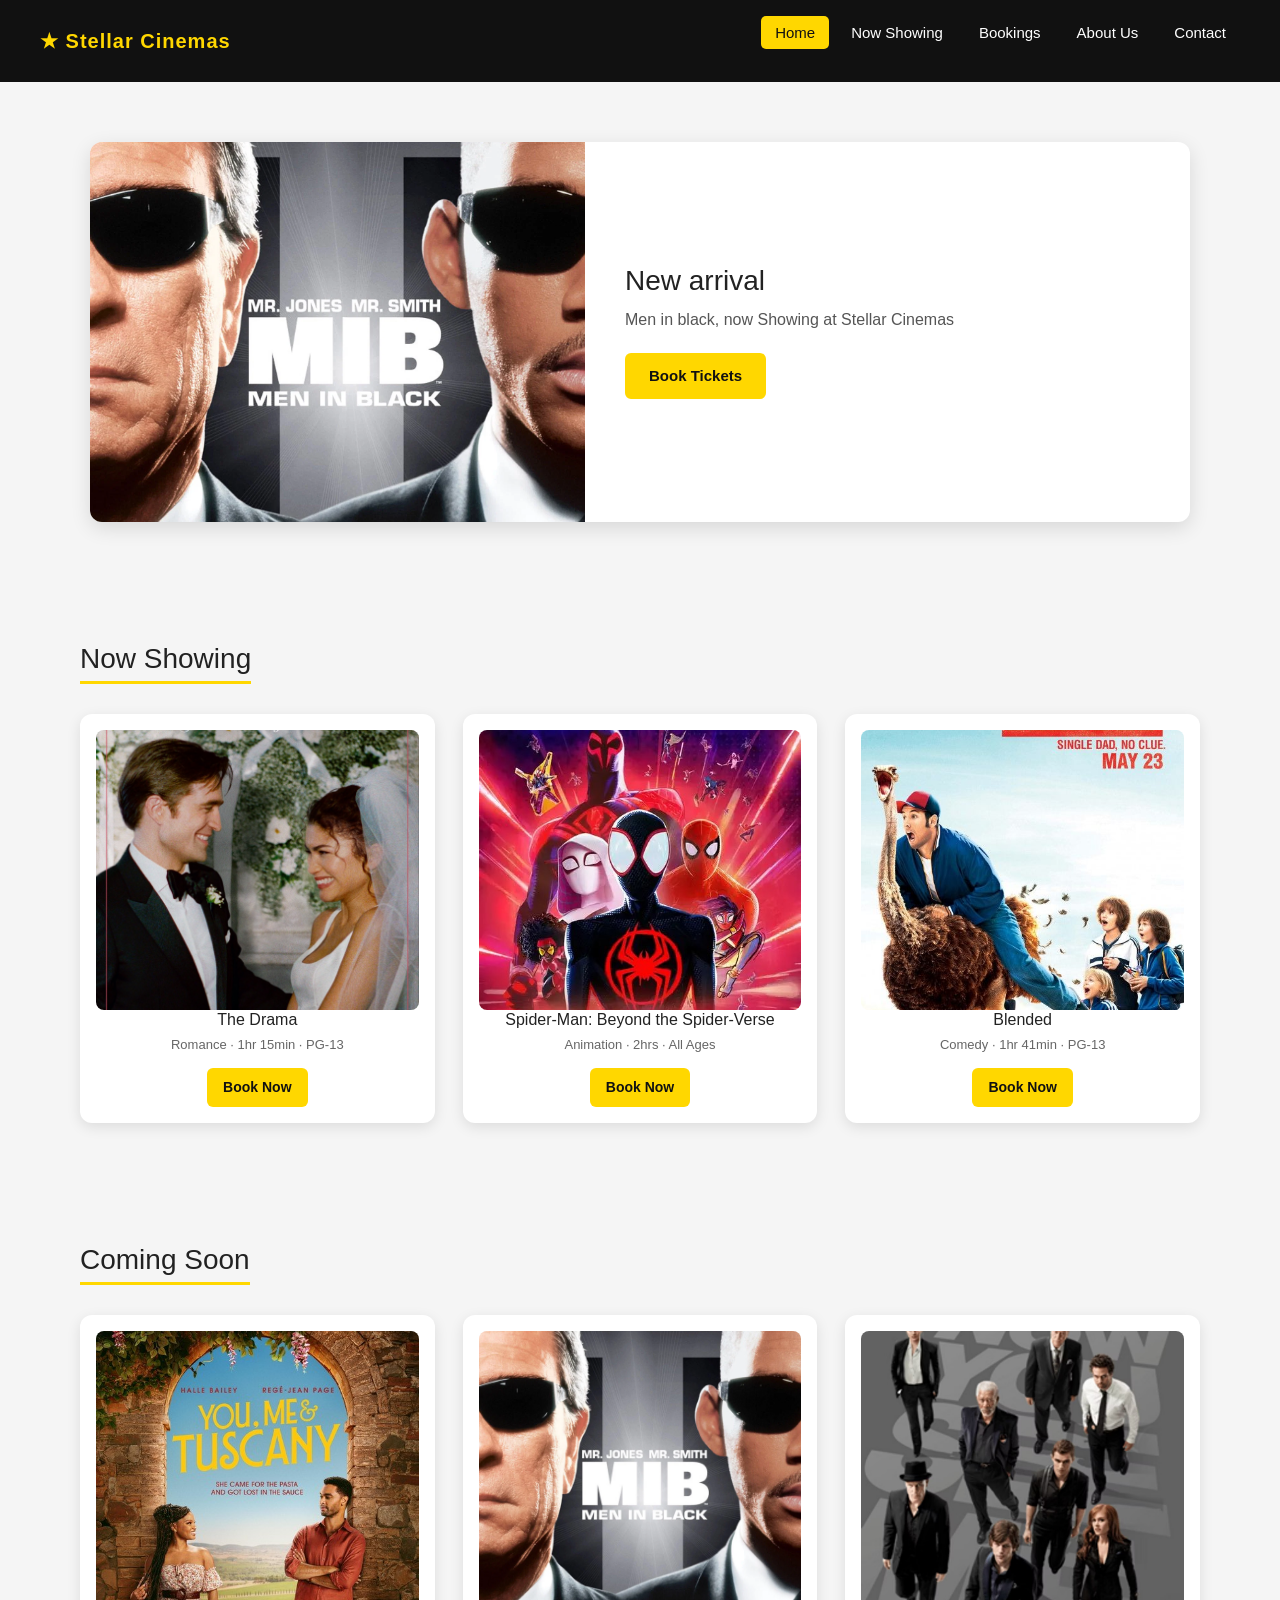
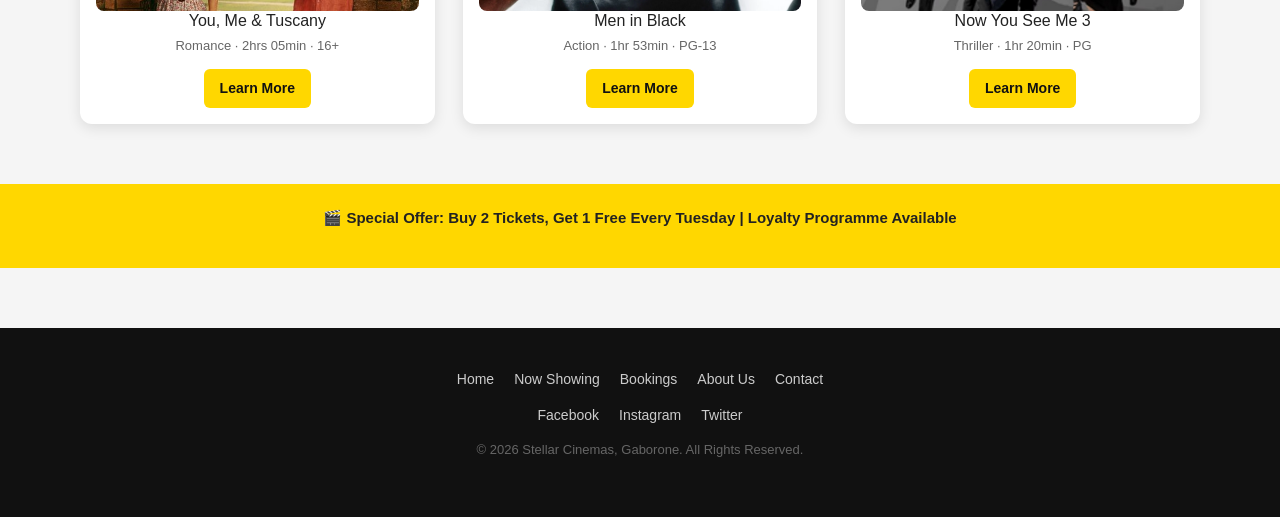
<file: index.html>
<!DOCTYPE html>
<html lang="en">
<head>
<meta charset="UTF-8">
<meta name="viewport" content="width=device-width, initial-scale=1.0">
<title>Stellar Cinemas – Home</title>
<link href="https://cdn.jsdelivr.net/npm/bootstrap@5.0.2/dist/css/bootstrap.min.css" rel="stylesheet">
<link rel="stylesheet" href="style.css">
</head>

<body>

<!-- Navigation bar -->
<nav class="navbar">
    <div class="logo">★ Stellar Cinemas</div>

    <ul class="nav-links">
        <li><a href="index.html" class="active">Home</a></li>
        <li><a href="nowshowing.html">Now Showing</a></li>
        <li><a href="bookings.html">Bookings</a></li>
        <li><a href="about.html">About Us</a></li>
        <li><a href="contact.html">Contact</a></li>
    </ul>
</nav>

<!-- Featured movie promo/banner -->
<section class="banner-section">

    <div class="banner-card">

        <img src="images/meninblack.jpg" alt="Featured Movie">

        <div class="banner-text">
            <h1>New arrival</h1>
            <p>Men in black, now Showing at Stellar Cinemas</p>
            <a href="bookings.html" class="btn">Book Tickets</a>
        </div>

    </div>

</section>

<!-- Now showing -->
<section class="section">
    <h2>Now Showing</h2>

    <div class="card-grid">

        <div class="movie-card">
            <img src="images/drama.jpg" alt="The Drama movie poster">
            <h3>The Drama</h3>
            <p>Romance · 1hr 15min · PG-13</p>
            <a href="bookings.html" class="btn-sm">Book Now</a>
        </div>

        <div class="movie-card">
            <img src="images/spiderman.jpg" alt="Spider-Man Beyond the Spider-Verse poster">
            <h3>Spider-Man: Beyond the Spider-Verse</h3>
            <p>Animation · 2hrs · All Ages</p>
            <a href="bookings.html" class="btn-sm">Book Now</a>
        </div>

        <div class="movie-card">
            <img src="images/Blended.jpg" alt="Blended movie poster">
            <h3>Blended</h3>
            <p>Comedy · 1hr 41min · PG-13</p>
            <a href="bookings.html" class="btn-sm">Book Now</a>
        </div>

    </div>
</section>


<!-- COMING SOON -->
<section class="section">
    <h2>Coming Soon</h2>

    <div class="card-grid">

        <div class="movie-card">
            <img src="images/tuscany.jpg" alt="You Me and Tuscany movie poster">
            <h3>You, Me & Tuscany</h3>
            <p>Romance · 2hrs 05min · 16+</p>
            <a href="nowshowing.html" class="btn-sm">Learn More</a>
        </div>

        <div class="movie-card">
            <img src="images/meninblack.jpg" alt="Men in Black movie poster">
            <h3>Men in Black</h3>
            <p>Action · 1hr 53min · PG-13</p>
            <a href="nowshowing.html" class="btn-sm">Learn More</a>
        </div>

        <div class="movie-card">
            <img src="images/nowyouseeme3.jpg" alt="Now You See Me 3 movie poster">
            <h3>Now You See Me 3</h3>
            <p>Thriller · 1hr 20min · PG</p>
            <a href="nowshowing.html" class="btn-sm">Learn More</a>
        </div>

    </div>
</section>


<!-- PROMOTION -->
<section class="promo-banner">
    <p>
        🎬 Special Offer: Buy 2 Tickets, Get 1 Free Every Tuesday |
        Loyalty Programme Available
    </p>
</section>


<!-- FOOTER -->
<footer class="footer">

    <div class="footer-links">
        <a href="index.html">Home</a>
        <a href="nowshowing.html">Now Showing</a>
        <a href="bookings.html">Bookings</a>
        <a href="about.html">About Us</a>
        <a href="contact.html">Contact</a>
    </div>

    <div class="social">
        <a href="#">Facebook</a>
        <a href="#">Instagram</a>
        <a href="#">Twitter</a>
    </div>

    <p>&copy; 2026 Stellar Cinemas, Gaborone. All Rights Reserved.</p>

</footer>

</body>
</html>
</file>
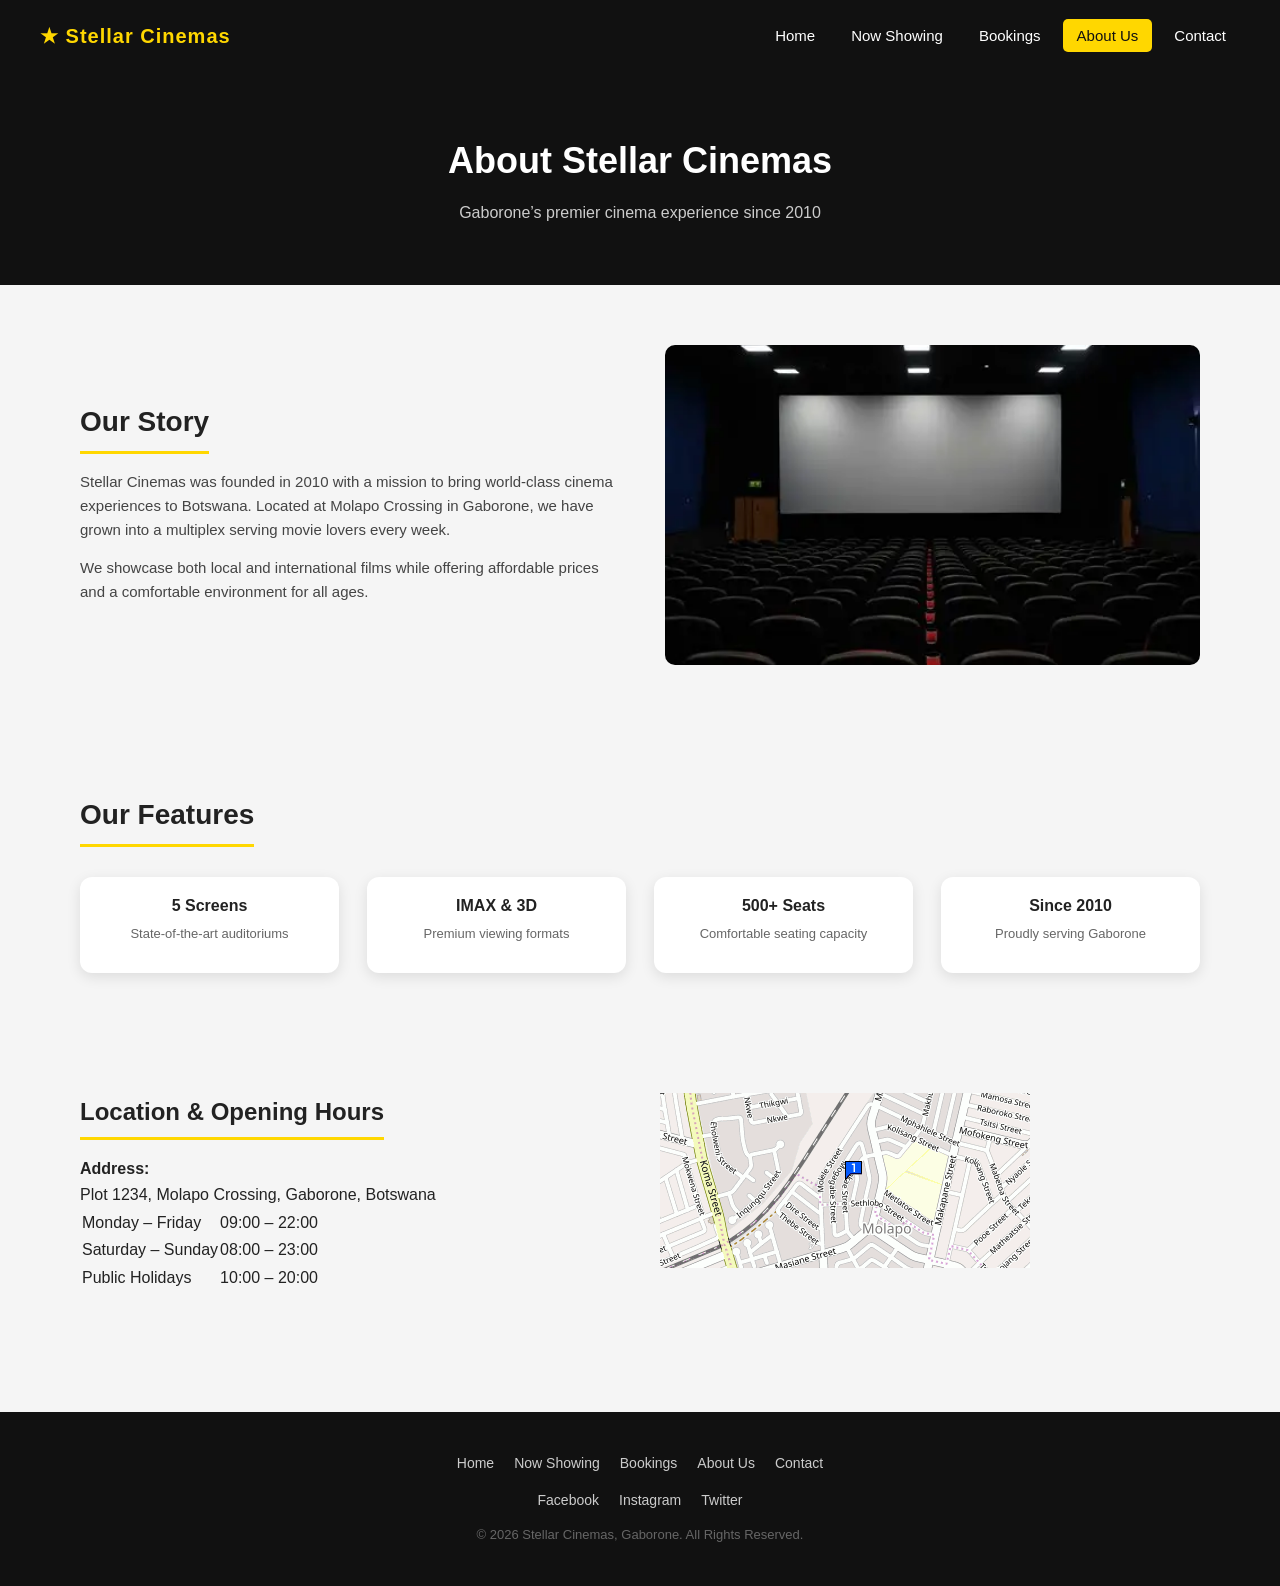
<file: about.html>
<!DOCTYPE html>
<html lang="en">
<head>
<meta charset="UTF-8">
<meta name="viewport" content="width=device-width, initial-scale=1.0">

<title>Stellar Cinemas – About Us</title>

<link rel="stylesheet" href="style.css">

</head>

<body>

<!-- NAVBAR -->
<nav class="navbar">

    <div class="logo">★ Stellar Cinemas</div>

    <ul class="nav-links">

        <li><a href="index.html">Home</a></li>
        <li><a href="nowshowing.html">Now Showing</a></li>
        <li><a href="bookings.html">Bookings</a></li>
        <li><a href="about.html" class="active">About Us</a></li>
        <li><a href="contact.html">Contact</a></li>

    </ul>

</nav>

<!-- PAGE HEADER -->
<section class="page-header">

    <h1>About Stellar Cinemas</h1>
    <p>Gaborone’s premier cinema experience since 2010</p>

</section>

<!-- Our story -->
<section class="section about-story">

    <div class="story-text">

        <h2>Our Story</h2>

        <p>
            Stellar Cinemas was founded in 2010 with a mission to bring
            world-class cinema experiences to Botswana. Located at Molapo
            Crossing in Gaborone, we have grown into a multiplex serving
            movie lovers every week.
        </p>

        <p>
            We showcase both local and international films while offering
            affordable prices and a comfortable environment for all ages.
        </p>

    </div>

    <div class="story-image">

        <img src="images/cinema-interior.jpg" alt="Interior view of Stellar Cinemas">

    </div>

</section>

<!-- Cinema features list -->
<section class="section">

    <h2>Our Features</h2>

    <div class="card-grid">

        <div class="movie-card">
            <h3>5 Screens</h3>
            <p>State-of-the-art auditoriums</p>
        </div>

        <div class="movie-card">
            <h3>IMAX & 3D</h3>
            <p>Premium viewing formats</p>
        </div>

        <div class="movie-card">
            <h3>500+ Seats</h3>
            <p>Comfortable seating capacity</p>
        </div>

        <div class="movie-card">
            <h3>Since 2010</h3>
            <p>Proudly serving Gaborone</p>
        </div>

    </div>

</section>

<!-- location -->
<section class="section location-section">

    <div class="location-info">

        <h2>Location & Opening Hours</h2>

        <p>
            <strong>Address:</strong><br>
            Plot 1234, Molapo Crossing, Gaborone, Botswana
        </p>

        <table class="operating hours">

            <tr>
                <td>Monday – Friday</td>
                <td>09:00 – 22:00</td>
            </tr>

            <tr>
                <td>Saturday – Sunday</td>
                <td>08:00 – 23:00</td>
            </tr>

            <tr>
                <td>Public Holidays</td>
                <td>10:00 – 20:00</td>
            </tr>

        </table>

    </div>

    <div class="map/location">

        <img src="images/location-map.jpg"
             alt="Stellar Cinemas location map">

    </div>

</section>

<!-- Footer -->
<footer class="footer">

    <div class="footer-links">

        <a href="index.html">Home</a>
        <a href="nowshowing.html">Now Showing</a>
        <a href="bookings.html">Bookings</a>
        <a href="about.html">About Us</a>
        <a href="contact.html">Contact</a>

    </div>

    <div class="social">

        <a href="#">Facebook</a>
        <a href="#">Instagram</a>
        <a href="#">Twitter</a>

    </div>

    <p>&copy; 2026 Stellar Cinemas, Gaborone. All Rights Reserved.</p>

</footer>

</body>
</html>
</file>
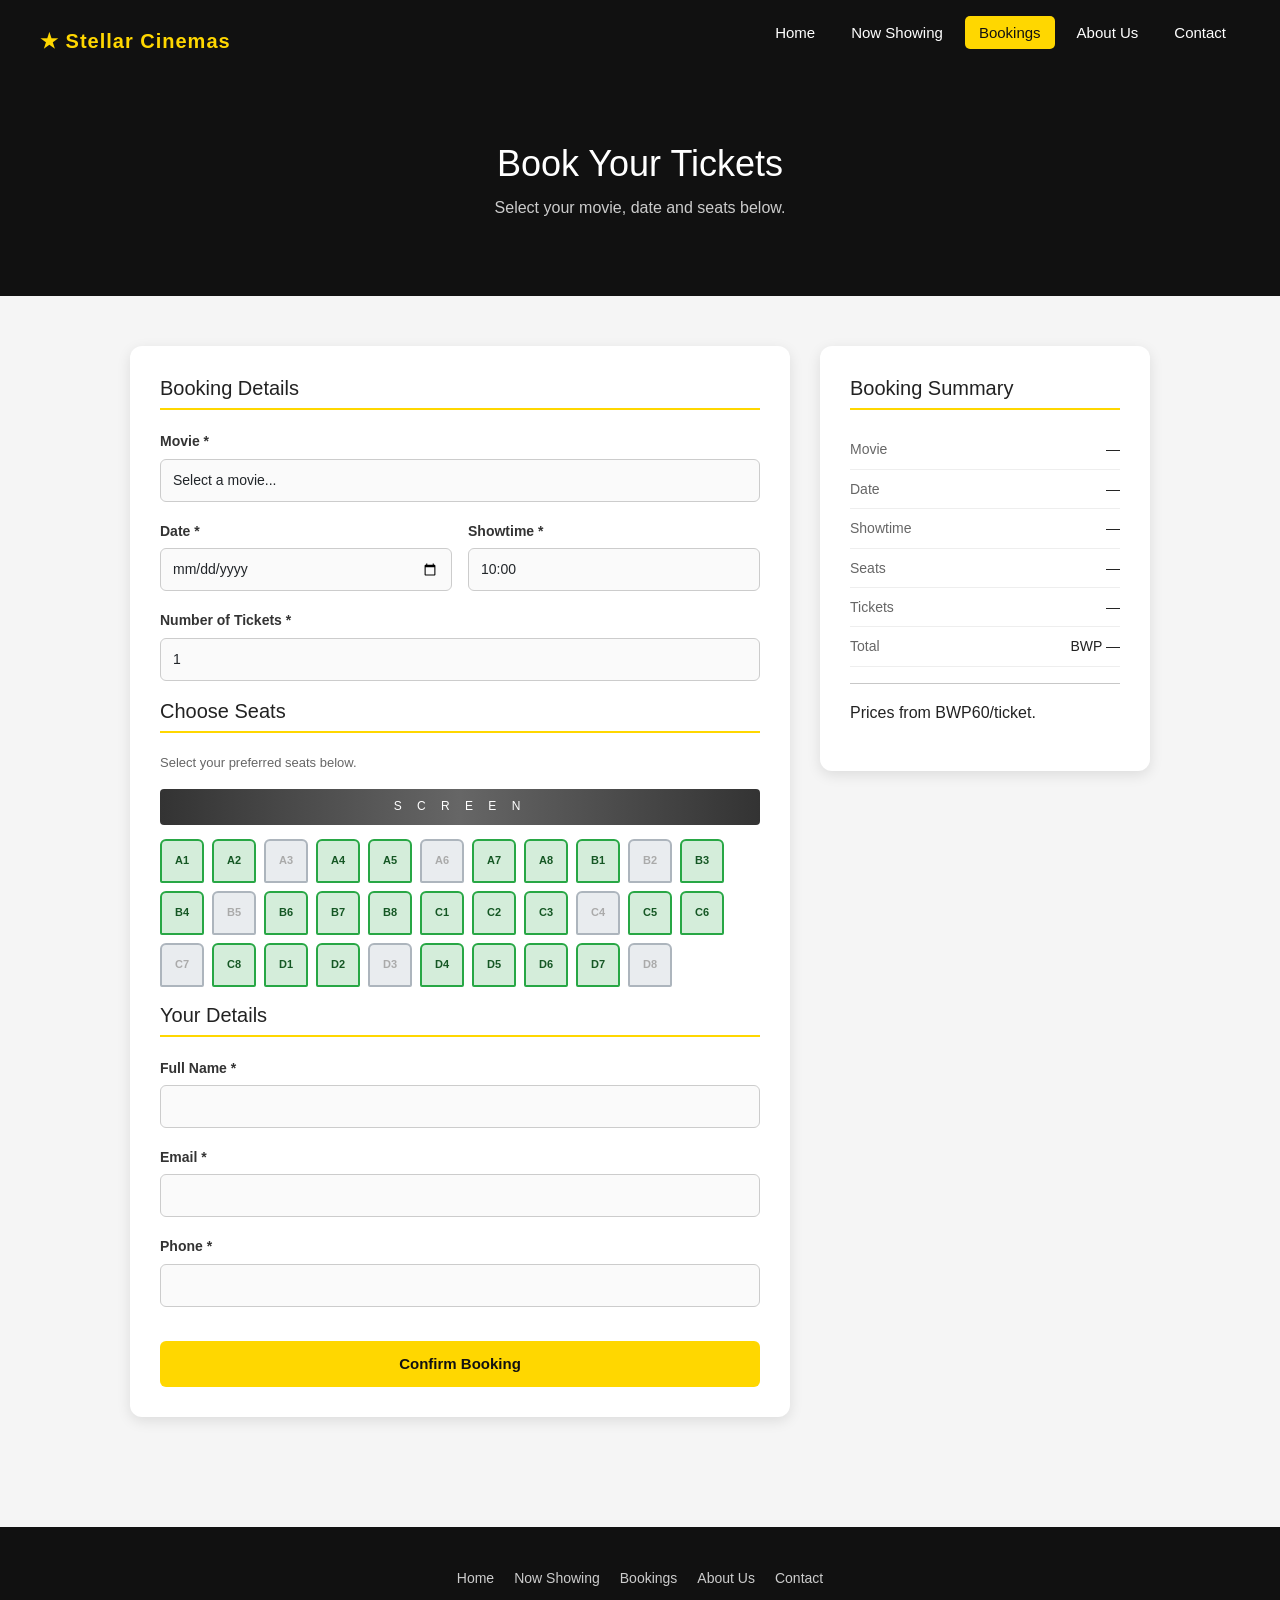
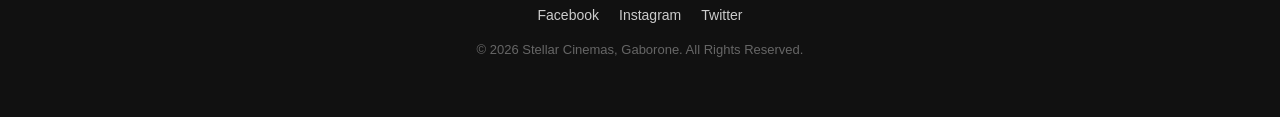
<file: bookings.html>
<!DOCTYPE html>
<html lang="en">
<head>
  <meta charset="UTF-8">
  <meta name="viewport" content="width=device-width, initial-scale=1.0">
  <meta name="description" content="Book tickets at Stellar Cinemas, Gaborone.">
  <title>Stellar Cinemas – Bookings</title>

  <link href="https://cdn.jsdelivr.net/npm/bootstrap@5.0.2/dist/css/bootstrap.min.css" rel="stylesheet">
  <link rel="stylesheet" href="style.css">
</head>

<body>

<header>
  <nav class="navbar">
    <div class="logo">★ Stellar Cinemas</div>

    <ul class="nav-links">
      <li><a href="index.html">Home</a></li>
      <li><a href="nowshowing.html">Now Showing</a></li>
      <li><a href="bookings.html" class="active">Bookings</a></li>
      <li><a href="about.html">About Us</a></li>
      <li><a href="contact.html">Contact</a></li>
    </ul>
  </nav>
</header>

  <section class="page-header">
    <h1>Book Your Tickets</h1>
    <p>Select your movie, date and seats below.</p>
  </section>

  <div class="booking-wrapper">

    <!-- LEFT: FORM -->
    <div class="booking-form-card">

      <h2>Booking Details</h2>

      <form action="#" method="post">

        <div class="form-group">
          <label>Movie *</label>
          <select class="form-select" required>
            <option value="">Select a movie...</option>
            <option>Call Me By Your Name — BWP 65</option>
            <option>La La Land — BWP 65</option>
            <option>Obsession — BWP 65</option>
            <option>Stranger Things — BWP 65</option>
            <option>Home — BWP 65</option>
            <option>Michael — BWP 75</option>
          </select>
        </div>

        <div class="form-row">
          <div class="form-group">
            <label>Date *</label>
            <input type="date" class="form-control" required>
          </div>

          <div class="form-group">
            <label>Showtime *</label>
            <select class="form-select" required>
              <option>10:00</option>
              <option>13:00</option>
              <option>16:00</option>
              <option>19:00</option>
              <option>21:30</option>
            </select>
          </div>
        </div>

        <div class="form-group">
          <label>Number of Tickets *</label>
          <select class="form-select" required>
            <option>1</option>
            <option>2</option>
            <option>3</option>
            <option>4</option>
            <option>5</option>
          </select>
        </div>

        <h2>Choose Seats</h2>
        <p style="font-size:13px;color:#666;">Select your preferred seats below.</p>

        <div class="screen">S C R E E N</div>
<!--seat grid-->
        <div class="seat-grid">
         <!-- A ROW -->
          <div class="seat available">A1</div>
          <div class="seat available">A2</div>
          <div class="seat taken">A3</div>
          <div class="seat available">A4</div>
          <div class="seat available">A5</div>
          <div class="seat taken">A6</div>
          <div class="seat available">A7</div>
          <div class="seat available">A8</div>

          <!-- B ROW -->
          <div class="seat available">B1</div>
          <div class="seat taken">B2</div>
          <div class="seat available">B3</div>
          <div class="seat available">B4</div>
          <div class="seat taken">B5</div>
          <div class="seat available">B6</div>
          <div class="seat available">B7</div>
          <div class="seat available">B8</div>

          <!-- C ROW -->
          <div class="seat available">C1</div>
          <div class="seat available">C2</div>
          <div class="seat available">C3</div>
          <div class="seat taken">C4</div>
          <div class="seat available">C5</div>
          <div class="seat available">C6</div>
          <div class="seat taken">C7</div>
          <div class="seat available">C8</div>

          <!-- D ROW -->
          <div class="seat available">D1</div>
          <div class="seat available">D2</div>
          <div class="seat taken">D3</div>
          <div class="seat available">D4</div>
          <div class="seat available">D5</div>
          <div class="seat available">D6</div>
          <div class="seat available">D7</div>
          <div class="seat taken">D8</div>

        </div>

        <h2>Your Details</h2>

        <div class="form-group">
          <label>Full Name *</label>
          <input type="text" class="form-control" required>
        </div>

        <div class="form-group">
          <label>Email *</label>
          <input type="email" class="form-control" required>
        </div>

        <div class="form-group">
          <label>Phone *</label>
          <input type="tel" class="form-control" required>
        </div>

        <button type="button" class="btn btn-warning w-100 mt-3" id="confirmBtn">
          Confirm Booking
        </button>

      </form>

    </div>

    <!-- RIGHT SIDE (STATIC SUMMARY) -->
    <aside class="booking-summary-card">

      <h3>Booking Summary</h3>

      <div class="summary-row"><span>Movie</span><span>—</span></div>
      <div class="summary-row"><span>Date</span><span>—</span></div>
      <div class="summary-row"><span>Showtime</span><span>—</span></div>
      <div class="summary-row"><span>Seats</span><span>—</span></div>
      <div class="summary-row"><span>Tickets</span><span>—</span></div>
      <div class="summary-row"><span>Total</span><span>BWP —</span></div>

      <hr>

      <p> Prices from BWP60/ticket.</p>

    </aside>

  </div>

<!-- FOOTER-->
<footer class="footer">

    <div class="footer-links">
        <a href="index.html">Home</a>
        <a href="nowshowing.html">Now Showing</a>
        <a href="bookings.html">Bookings</a>
        <a href="about.html">About Us</a>
        <a href="contact.html">Contact</a>
    </div>

    <div class="social">
        <a href="#">Facebook</a>
        <a href="#">Instagram</a>
        <a href="#">Twitter</a>
    </div>

    <p>&copy; 2026 Stellar Cinemas, Gaborone. All Rights Reserved.</p>
<script>
  document.getElementById("confirmBtn").addEventListener("click", function () {
    alert("Booking confirmed!");
  });
</script>

</body>
</html>
</file>
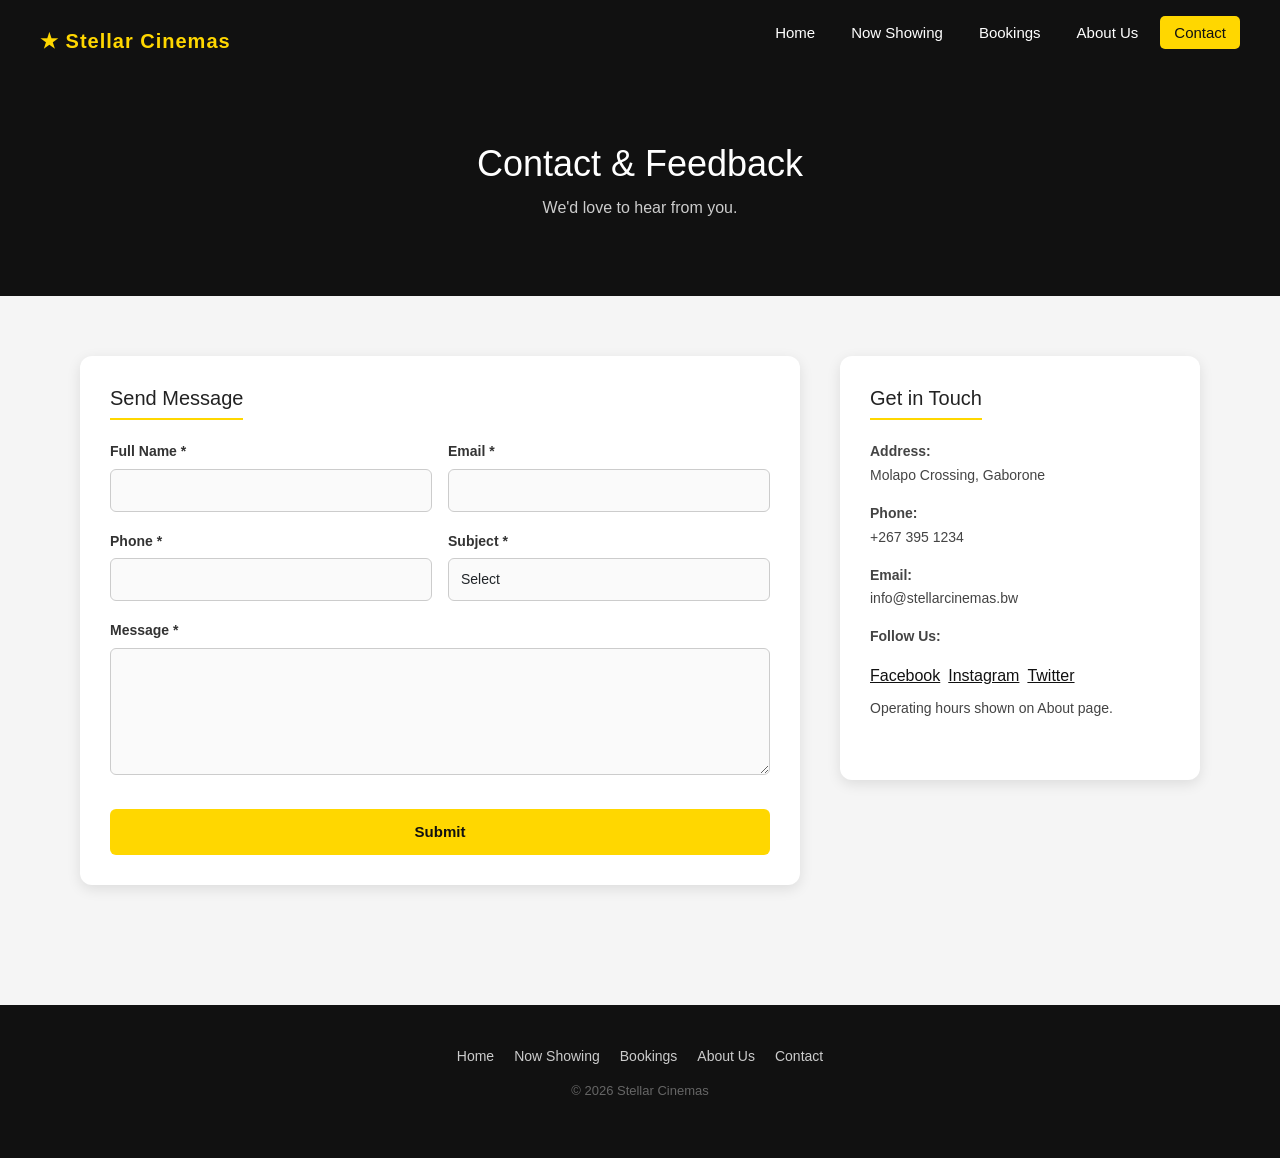
<file: contact.html>
<!DOCTYPE html>
<html lang="en">
<head>
  <meta charset="UTF-8">
  <meta name="viewport" content="width=device-width, initial-scale=1.0">
  <meta name="description" content="Contact Stellar Cinemas — send feedback">
  <title>Stellar Cinemas – Contact</title>
  <link href="https://cdn.jsdelivr.net/npm/bootstrap@5.0.2/dist/css/bootstrap.min.css" rel="stylesheet">

  <link rel="stylesheet" href="style.css">
</head>

<body>

<header>
  <nav class="navbar">
    <div class="logo">★ Stellar Cinemas</div>

    <ul class="nav-links">
      <li><a href="index.html">Home</a></li>
      <li><a href="nowshowing.html">Now Showing</a></li>
      <li><a href="bookings.html">Bookings</a></li>
      <li><a href="about.html">About Us</a></li>
      <li><a class="active" href="contact.html">Contact</a></li>
    </ul>
  </nav>
</header>

<section class="page-header">
  <h1>Contact & Feedback</h1>
  <p>We'd love to hear from you.</p>
</section>

<section class="section contact-layout">

  <!-- FORM -->
  <div class="contact-form-card">

    <h2>Send Message</h2>

    <form id="contact-form">

      <div class="form-row">

        <div class="form-group">
          <label>Full Name *</label>
          <input id="fullname" type="text" class="form-control" required>
        </div>

        <div class="form-group">
          <label>Email *</label>
          <input id="email" type="email" class="form-control" required>
        </div>

      </div>

      <div class="form-row">

        <div class="form-group">
  <label>Phone *</label>
  <input id="phone" type="tel" class="form-control" required>
</div>

        <div class="form-group">
          <label>Subject *</label>
          <select id="subject" class="form-select" required>
            <option value="">Select</option>
            <option>Enquiry</option>
            <option>Booking</option>
            <option>Complaint</option>
            <option>Compliment</option>
            <option>Other</option>
          </select>
        </div>

      </div>

      <div class="form-group">
        <label>Message *</label>
        <textarea id="message" class="form-control" rows="5" required></textarea>
      </div>

      <button type="submit" class="btn btn-warning w-100 mt-3">
        Submit
      </button>

    </form>

    <!-- SUCCESS MESSAGE -->
    <div id="success-msg" class="alert alert-success mt-3" style="display:none;">
      ✔ Message sent successfully!
    </div>

  </div>

  <!-- CONTACT INFO -->
  <aside class="contact-info">

    <h2>Get in Touch</h2>

    <p>
      <strong>Address:</strong><br>
      Molapo Crossing, Gaborone
    </p>

    <p>
      <strong>Phone:</strong><br>
      +267 395 1234
    </p>

    <p>
      <strong>Email:</strong><br>
      info@stellarcinemas.bw
    </p>

    <p><strong>Follow Us:</strong></p>

    <div class="social-buttons">
      <a href="#">Facebook</a>
      <a href="#">Instagram</a>
      <a href="#">Twitter</a>

      <p>Operating hours shown on About page.</p>
    </div>

  </aside>

</section>



<footer class="footer">
  <div class="footer-links">
    <a href="index.html">Home</a>
    <a href="nowshowing.html">Now Showing</a>
    <a href="bookings.html">Bookings</a>
    <a href="about.html">About Us</a>
    <a href="contact.html">Contact</a>
  </div>

  <p>&copy; 2026 Stellar Cinemas</p>
</footer>
<script>
document.getElementById("contact-form").addEventListener("submit", function(e){
  e.preventDefault();

  if (this.checkValidity()) {
    document.getElementById("success-msg").style.display = "block";
    this.reset();
  }
});
</script>

</body>
</html>
</file>
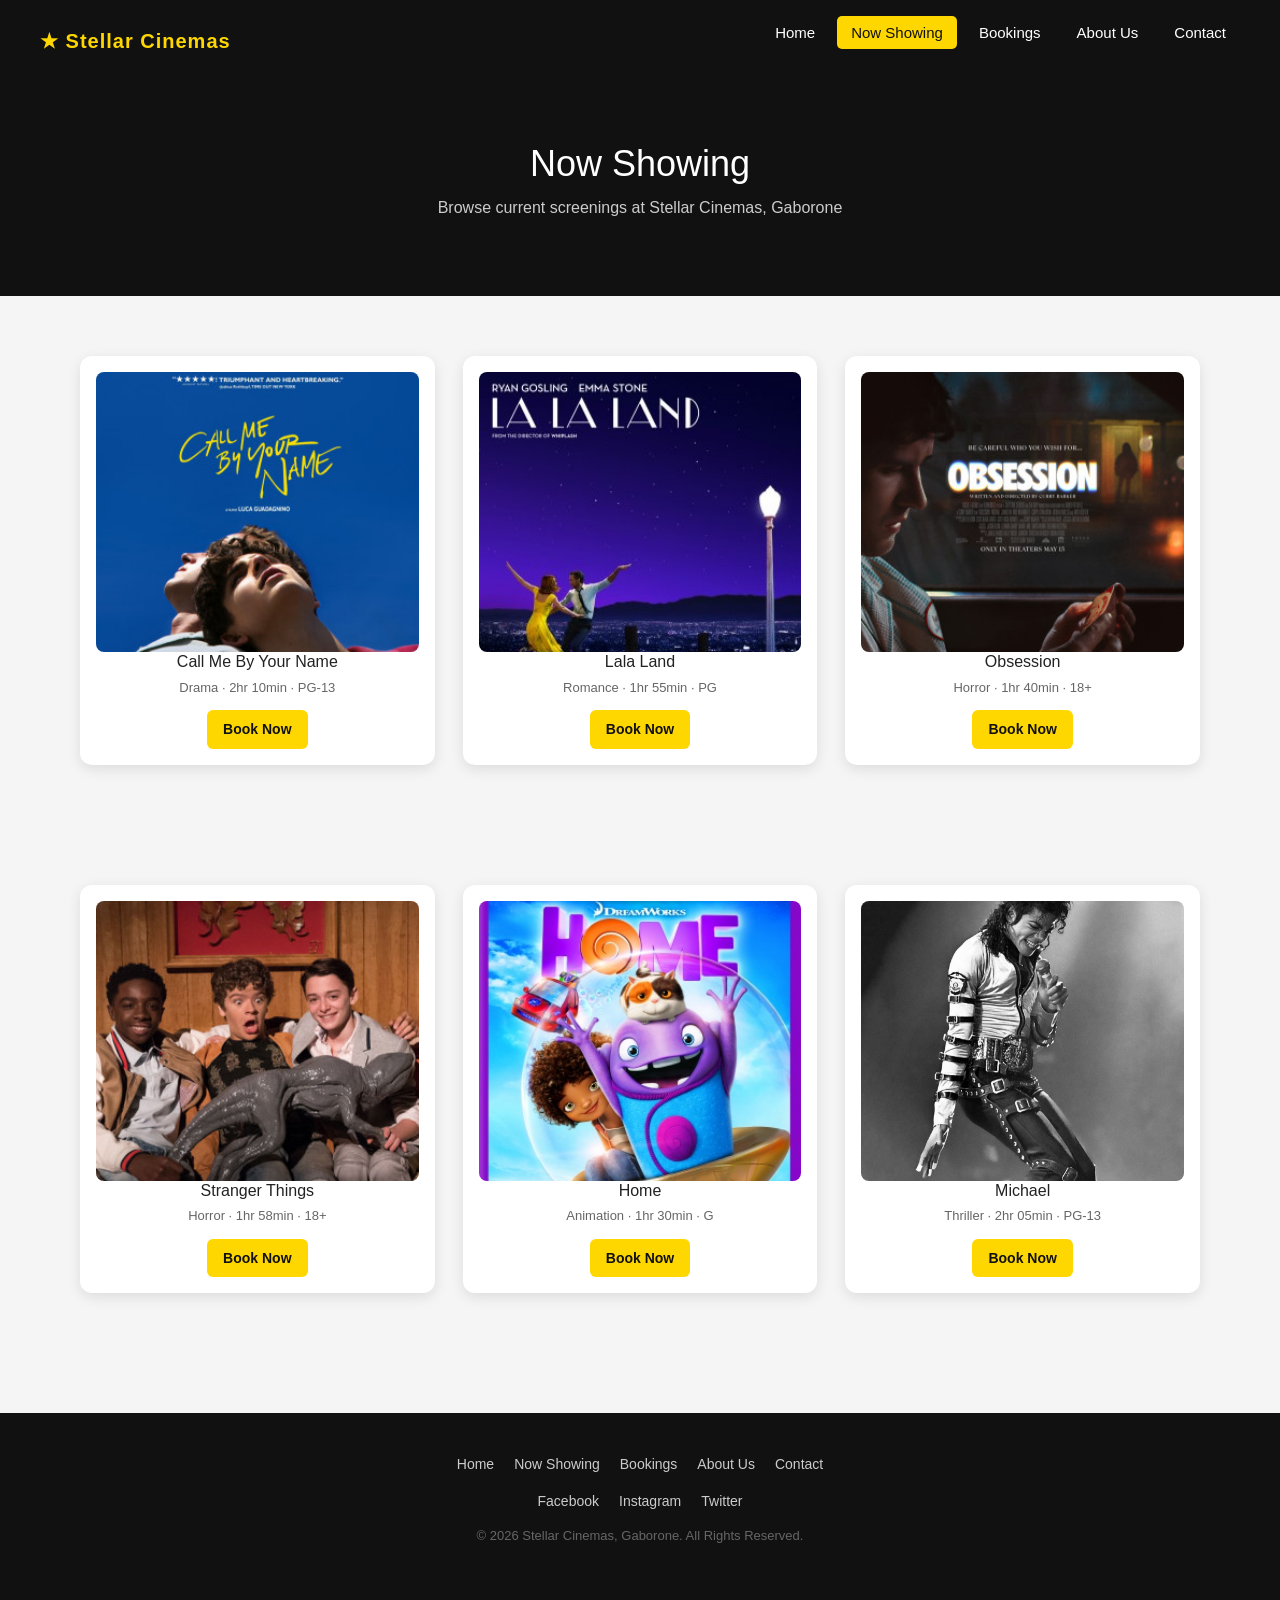
<file: nowshowing.html>
<!DOCTYPE html>
<html lang="en">
<head>
<meta charset="UTF-8">
<meta name="viewport" content="width=device-width, initial-scale=1.0">
<title>Stellar Cinemas – Now Showing</title>
<link href="https://cdn.jsdelivr.net/npm/bootstrap@5.0.2/dist/css/bootstrap.min.css" rel="stylesheet">
<link rel="stylesheet" href="style.css">
</head>

<body>

<!-- NAVBAR -->
<nav class="navbar">
    <div class="logo">★ Stellar Cinemas</div>

    <ul class="nav-links">
        <li><a href="index.html">Home</a></li>
        <li><a href="nowshowing.html" class="active">Now Showing</a></li>
        <li><a href="bookings.html">Bookings</a></li>
        <li><a href="about.html">About Us</a></li>
        <li><a href="contact.html">Contact</a></li>
    </ul>
</nav>


<!-- PAGE HEADER -->
<section class="page-header">
    <h1>Now Showing</h1>
    <p>Browse current screenings at Stellar Cinemas, Gaborone</p>
</section>


<!-- MOVIE GRID ROW 1 -->
<section class="section">
    <div class="card-grid">

        <div class="movie-card">
            <img src="images/call me by your name.jpg" alt="Call Me By Your Name movie poster">
            <h3>Call Me By Your Name</h3>
            <p>Drama · 2hr 10min · PG-13</p>
            <a href="bookings.html" class="btn-sm">Book Now</a>
        </div>

        <div class="movie-card">
            <img src="images/lala land.jpg" alt="Lala Land movie poster">
            <h3>Lala Land</h3>
            <p>Romance · 1hr 55min · PG</p>
            <a href="bookings.html" class="btn-sm">Book Now</a>
        </div>

        <div class="movie-card">
            <img src="images/obsession.jpg" alt="Obsession movie poster">
            <h3>Obsession</h3>
            <p>Horror · 1hr 40min · 18+</p>
            <a href="bookings.html" class="btn-sm">Book Now</a>
        </div>

    </div>
</section>


<!-- MOVIE GRID ROW 2 -->
<section class="section">
    <div class="card-grid">

        <div class="movie-card">
            <img src="images/stranger.jpg" alt="Stranger Things movie poster">
            <h3>Stranger Things</h3>
            <p>Horror · 1hr 58min · 18+</p>
            <a href="bookings.html" class="btn-sm">Book Now</a>
        </div>

        <div class="movie-card">
            <img src="images/home.jpg" alt="Home movie poster">
            <h3>Home</h3>
            <p>Animation · 1hr 30min · G</p>
            <a href="bookings.html" class="btn-sm">Book Now</a>
        </div>

        <div class="movie-card">
            <img src="images/michael.jpg" alt="Michael movie poster">
            <h3>Michael</h3>
            <p>Thriller · 2hr 05min · PG-13</p>
            <a href="bookings.html" class="btn-sm">Book Now</a>
        </div>

    </div>
</section>


<!-- FOOTER -->
<footer class="footer">

    <div class="footer-links">
        <a href="index.html">Home</a>
        <a href="nowshowing.html">Now Showing</a>
        <a href="bookings.html">Bookings</a>
        <a href="about.html">About Us</a>
        <a href="contact.html">Contact</a>
    </div>

    <div class="social">
        <a href="#">Facebook</a>
        <a href="#">Instagram</a>
        <a href="#">Twitter</a>
    </div>

    <p>&copy; 2026 Stellar Cinemas, Gaborone. All Rights Reserved.</p>

</footer>

</body>
</html>
</file>
<file: style.css>
* {
    margin: 0;
    padding: 0;
    box-sizing: border-box;
}

body {
    font-family: Arial, sans-serif;
    background: #f5f5f5;
    color: #222;
    line-height: 1.6;
}

/* NAVBAR */
.navbar {
    display: flex;
    justify-content: space-between;
    align-items: center;
    padding: 20px 40px;
    background: #111;
    color: #fff;
    flex-wrap: wrap;
    position: sticky;
    top: 0;
    z-index: 100;
}

.logo {
    font-size: 20px;
    font-weight: bold;
    color: #ffd700;
    letter-spacing: 1px;
}

.nav-links {
    list-style: none;
    display: flex;
    gap: 8px;
    flex-wrap: wrap;
}

.nav-links a {
    padding: 8px 14px;
    border-radius: 5px;
    color: white;
    text-decoration: none;
    font-size: 15px;
    transition: 0.2s;
}

.nav-links a:hover,
.nav-links a.active {
    background: #ffd700;
    color: #111;
}

/* PAGE HEADER */
.page-header {
    background: #111;
    color: white;
    text-align: center;
    padding: 60px 40px;
}

.page-header h1 {
    font-size: 36px;
    margin-bottom: 10px;
}

.page-header p {
    font-size: 16px;
    color: #ccc;
}

/* SECTIONS */
.section,
.banner-section {
    padding: 60px 40px;
    max-width: 1200px;
    margin: 0 auto;
}

.section-header {
    text-align: center;
    margin-bottom: 30px;
}

.section h2 {
    font-size: 28px;
    border-bottom: 3px solid #ffd700;
    display: inline-block;
    padding-bottom: 6px;
    margin-bottom: 30px;
}

/* BUTTONS */
.btn,
.btn-sm {
    display: inline-block;
    background: #ffd700;
    color: #111;
    font-weight: bold;
    border-radius: 6px;
    text-decoration: none;
    border: none;
    cursor: pointer;
    transition: 0.2s;
    font-family: Arial, sans-serif;
}

.btn     { padding: 12px 24px; font-size: 15px; }
.btn-sm  { padding: 8px 16px;  font-size: 14px; }

.btn:hover,
.btn-sm:hover {
    background: #e6c200;
    transform: scale(1.03);
}

/* BANNER */
.banner-card {
    max-width: 1100px;
    margin: auto;
    background: white;
    border-radius: 12px;
    overflow: hidden;
    box-shadow: 0 6px 20px rgba(0,0,0,0.12);
    display: flex;
    align-items: center;
}

.banner-card img {
    width: 45%;
    height: 380px;
    object-fit: cover;
    flex-shrink: 0;
}

.banner-text {
    padding: 40px;
}

.banner-text h1 {
    font-size: 28px;
    margin-bottom: 10px;
}

.banner-text p {
    color: #555;
    margin-bottom: 20px;
}

/* FEATURED CAROUSEL */
.featured-slide {
    display: flex;
    gap: 30px;
    align-items: center;
    padding: 24px;
    background: #1a1a1a;
    border-radius: 10px;
}

.featured-slide img {
    width: 180px;
    height: 260px;
    object-fit: cover;
    border-radius: 8px;
    flex-shrink: 0;
}

.featured-info {
    color: #fff;
}

.featured-info h3 {
    font-size: 22px;
    margin-bottom: 8px;
}

.featured-info p {
    font-size: 14px;
    color: #ccc;
    margin-bottom: 10px;
    line-height: 1.6;
}

#featuredCarousel .carousel-control-prev,
#featuredCarousel .carousel-control-next {
    width: 36px;
}

/* CARD GRID */
.card-grid {
    display: grid;
    grid-template-columns: repeat(auto-fit, minmax(240px, 1fr));
    gap: 28px;
}

/* MOVIE CARD */
.movie-card {
    background: white;
    padding: 16px;
    border-radius: 12px;
    box-shadow: 0 4px 14px rgba(0,0,0,0.10);
    text-align: center;
    transition: box-shadow 0.2s;
}

.movie-card:hover {
    box-shadow: 0 6px 20px rgba(0,0,0,0.15);
}

.movie-card figure {
    margin: 0 0 14px 0;
}

.movie-card img {
    width: 100%;
    height: 280px;
    object-fit: cover;
    border-radius: 8px;
}

.movie-card h3 {
    font-size: 16px;
    margin-bottom: 6px;
}

.movie-card p {
    font-size: 13px;
    color: #666;
    margin-bottom: 12px;
}

/* PROMO BANNER */
.promo-banner {
    background: #ffd700;
    text-align: center;
    padding: 22px 40px;
    font-weight: bold;
    font-size: 15px;
}

/* ABOUT */
.about-story {
    display: flex;
    gap: 50px;
    align-items: center;
    flex-wrap: wrap;
}

.story-text {
    flex: 1;
    min-width: 280px;
}

.story-text h2 {
    text-align: left;
    margin-bottom: 16px;
    border-bottom: 3px solid #ffd700;
    display: inline-block;
    padding-bottom: 6px;
}

.story-text p {
    color: #444;
    margin-bottom: 14px;
    font-size: 15px;
}

.story-image {
    flex: 1;
    min-width: 280px;
}

.story-image img {
    width: 100%;
    height: 320px;
    object-fit: cover;
    border-radius: 10px;
}
.visually-hidden {
    position: absolute;
    width: 1px;
    height: 1px;
    overflow: hidden;
    clip: rect(0,0,0,0);
    white-space: nowrap;
}
/* STAT CARDS */
.stat-card {
    background: white;
    padding: 28px 20px;
    border-radius: 12px;
    box-shadow: 0 4px 14px rgba(0,0,0,0.08);
    text-align: center;
    border-top: 4px solid #ffd700;
}

.stat-card h3 {
    font-size: 22px;
    margin-bottom: 6px;
    color: #111;
}

.stat-card p {
    font-size: 13px;
    color: #666;
}

/* LOCATION */
.location-section {
    display: grid;
    grid-template-columns: 1fr 1fr;
    gap: 40px;
    align-items: start;
}

.location-info h2 {
    margin-bottom: 16px;
    font-size: 24px;
    border-bottom: 3px solid #ffd700;
    display: inline-block;
    padding-bottom: 6px;
}

.location-info address {
    font-style: normal;
    margin-bottom: 20px;
    font-size: 15px;
    line-height: 1.8;
}

.location-info address a {
    color: #111;
}

.hours-table {
    width: 100%;
    border-collapse: collapse;
    font-size: 14px;
    margin-top: 10px;
}

.hours-table caption {
    font-weight: bold;
    margin-bottom: 8px;
    font-size: 15px;
    text-align: left;
}

.hours-table thead th {
    background: #111;
    color: white;
    padding: 10px 12px;
    text-align: left;
}

.hours-table tbody td {
    padding: 10px 12px;
    border-bottom: 1px solid #ddd;
}

.hours-table tbody tr:nth-child(even) {
    background: #f9f9f9;
}

.map-placeholder img {
    width: 100%;
    border-radius: 10px;
    box-shadow: 0 4px 14px rgba(0,0,0,0.10);
}

/* BOOKING */
.booking-wrapper {
    display: grid;
    grid-template-columns: 2fr 1fr;
    gap: 30px;
    max-width: 1100px;
    margin: 0 auto;
    padding: 50px 40px;
    align-items: start;
}

.booking-form-card,
.booking-summary-card {
    background: white;
    border-radius: 12px;
    padding: 30px;
    box-shadow: 0 4px 14px rgba(0,0,0,0.10);
}

.booking-form-card h2,
.booking-summary-card h3 {
    margin-bottom: 20px;
    font-size: 20px;
    border-bottom: 2px solid #ffd700;
    padding-bottom: 8px;
}

.form-group {
    margin-bottom: 18px;
}

.form-group label {
    display: block;
    font-size: 14px;
    font-weight: 600;
    margin-bottom: 6px;
    color: #333;
}

.form-group input,
.form-group select,
.form-group textarea {
    width: 100%;
    padding: 10px 12px;
    border: 1px solid #ccc;
    border-radius: 6px;
    font-size: 14px;
    background: #fafafa;
    transition: border 0.2s;
    font-family: Arial, sans-serif;
}

.form-group input:focus,
.form-group select:focus,
.form-group textarea:focus {
    outline: none;
    border-color: #ffd700;
    background: white;
}

.form-row {
    display: grid;
    grid-template-columns: 1fr 1fr;
    gap: 16px;
}

/* SCREEN */
.screen {
    background: linear-gradient(to right, #333, #666, #333);
    color: white;
    text-align: center;
    padding: 8px;
    border-radius: 4px;
    font-size: 12px;
    letter-spacing: 6px;
    margin-bottom: 14px;
}

/* SEAT GRID */
.seat-grid {
    display: flex;
    flex-wrap: wrap;
    gap: 8px;
    margin-bottom: 16px;
}

.seat {
    width: 44px;
    height: 44px;
    border-radius: 6px 6px 2px 2px;
    display: flex;
    align-items: center;
    justify-content: center;
    font-size: 11px;
    font-weight: bold;
    border: 2px solid transparent;
    font-family: Arial, sans-serif;
}

.seat.available {
    background: #d4edda;
    border-color: #28a745;
    color: #155724;
}

.seat.selected {
    background: #ffd700;
    border-color: #e6c200;
    color: #111;
}

.seat.taken {
    background: #e9ecef;
    border-color: #adb5bd;
    color: #aaa;
}

/* SEAT LEGEND */
.seat-legend {
    display: flex;
    gap: 16px;
    font-size: 13px;
    margin-bottom: 24px;
    flex-wrap: wrap;
}

.legend-item {
    display: flex;
    align-items: center;
    gap: 6px;
}

.legend-dot {
    width: 16px;
    height: 16px;
    border-radius: 3px;
    border: 2px solid transparent;
}

.legend-dot.available { background: #d4edda; border-color: #28a745; }
.legend-dot.selected  { background: #ffd700; border-color: #e6c200; }
.legend-dot.taken     { background: #e9ecef; border-color: #adb5bd; }

/* SUMMARY ROW */
.summary-row {
    display: flex;
    justify-content: space-between;
    padding: 8px 0;
    border-bottom: 1px solid #eee;
    font-size: 14px;
}

.summary-row span:first-child { color: #666; }

/* MESSAGES */
.error-msg {
    color: #dc3545;
    font-size: 12px;
    margin-top: 4px;
    min-height: 16px;
}

.success-msg {
    background: #d4edda;
    border: 1px solid #28a745;
    color: #155724;
    padding: 16px 20px;
    border-radius: 8px;
    font-size: 15px;
    margin-top: 16px;
    display: none;
}

/* CONTACT */
.contact-layout {
    display: grid;
    grid-template-columns: 2fr 1fr;
    gap: 40px;
    align-items: start;
}

.contact-form-card,
.contact-info {
    background: white;
    border-radius: 12px;
    padding: 30px;
    box-shadow: 0 4px 14px rgba(0,0,0,0.10);
}

.contact-form-card h2,
.contact-info h2 {
    font-size: 20px;
    margin-bottom: 20px;
    border-bottom: 2px solid #ffd700;
    padding-bottom: 8px;
}

.contact-info p {
    font-size: 14px;
    margin-bottom: 14px;
    line-height: 1.7;
    color: #444;
}

.contact-info a { color: #111; }

.social-buttons {
    display: flex;
    gap: 8px;
    flex-wrap: wrap;
    margin-bottom: 16px;
}

.note {
    font-size: 13px;
    color: #888;
}

/* FOOTER */
.footer {
    background: #111;
    color: white;
    text-align: center;
    padding: 40px 20px;
    margin-top: 60px;
}

.footer-links,
.social {
    display: flex;
    justify-content: center;
    gap: 20px;
    flex-wrap: wrap;
    margin-bottom: 14px;
}

.footer a {
    color: #ccc;
    text-decoration: none;
    font-size: 14px;
    transition: 0.2s;
}

.footer a:hover { color: #ffd700; }

.footer p {
    font-size: 13px;
    color: #666;
}

/* RESPONSIVE */
@media (max-width: 768px) {

    .navbar {
        flex-direction: column;
        align-items: center;
        gap: 16px;
        padding: 16px 20px;
    }

    .nav-links {
        width: 100%;
        flex-direction: column;
        align-items: center;
        gap: 10px;
    }

    .nav-links li { width: 100%; text-align: center; }

    .nav-links a {
        display: block;
        width: 100%;
        padding: 12px;
    }

    .banner-card { flex-direction: column; }
    .banner-card img { width: 100%; height: 220px; }
    .banner-text { padding: 24px; text-align: center; }

    .featured-slide { flex-direction: column; text-align: center; }
    .featured-slide img { width: 100%; max-width: 260px; height: 200px; }

    .booking-wrapper,
    .contact-layout,
    .location-section,
    .form-row { grid-template-columns: 1fr; }

    .about-story { flex-direction: column; }

    .section,
    .banner-section { padding: 40px 20px; }

    .page-header { padding: 50px 20px; }
    .page-header h1 { font-size: 28px; }

    .footer-links,
    .social { flex-direction: column; gap: 10px; }
}
</file>
